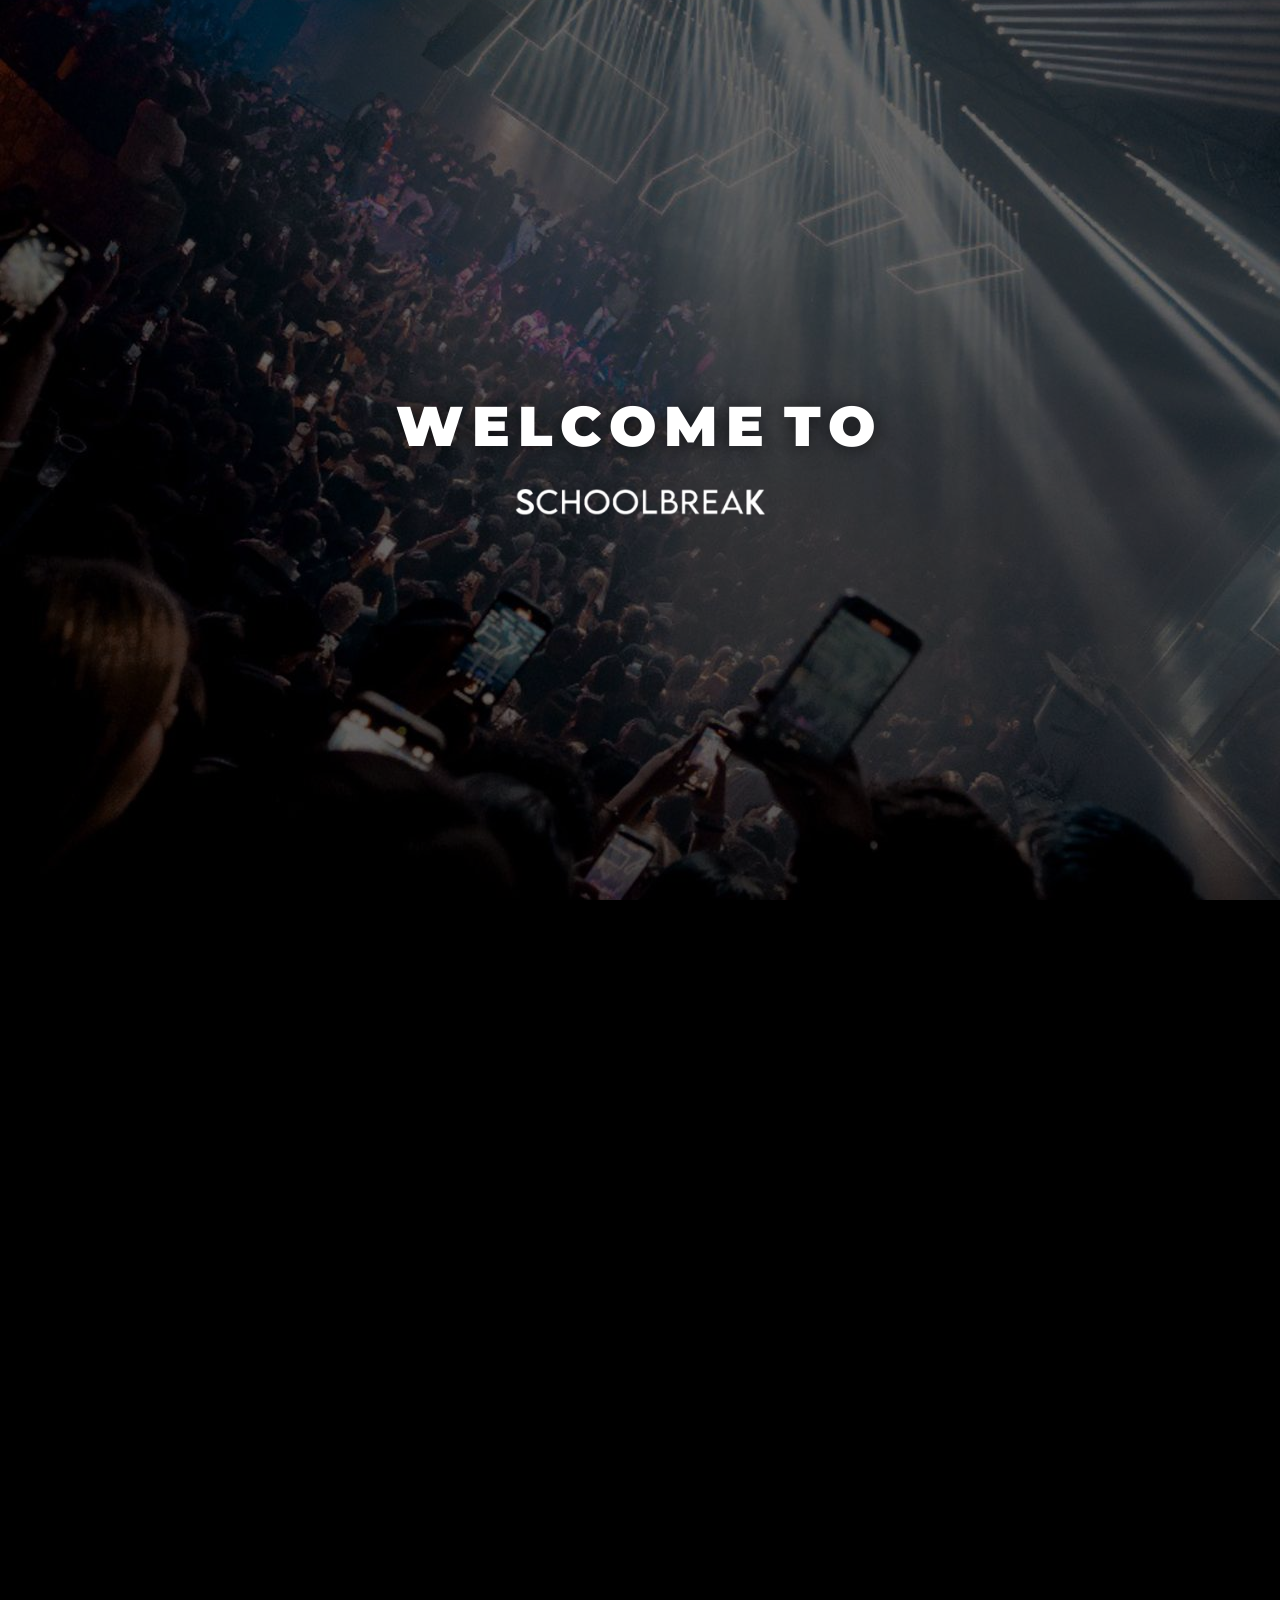
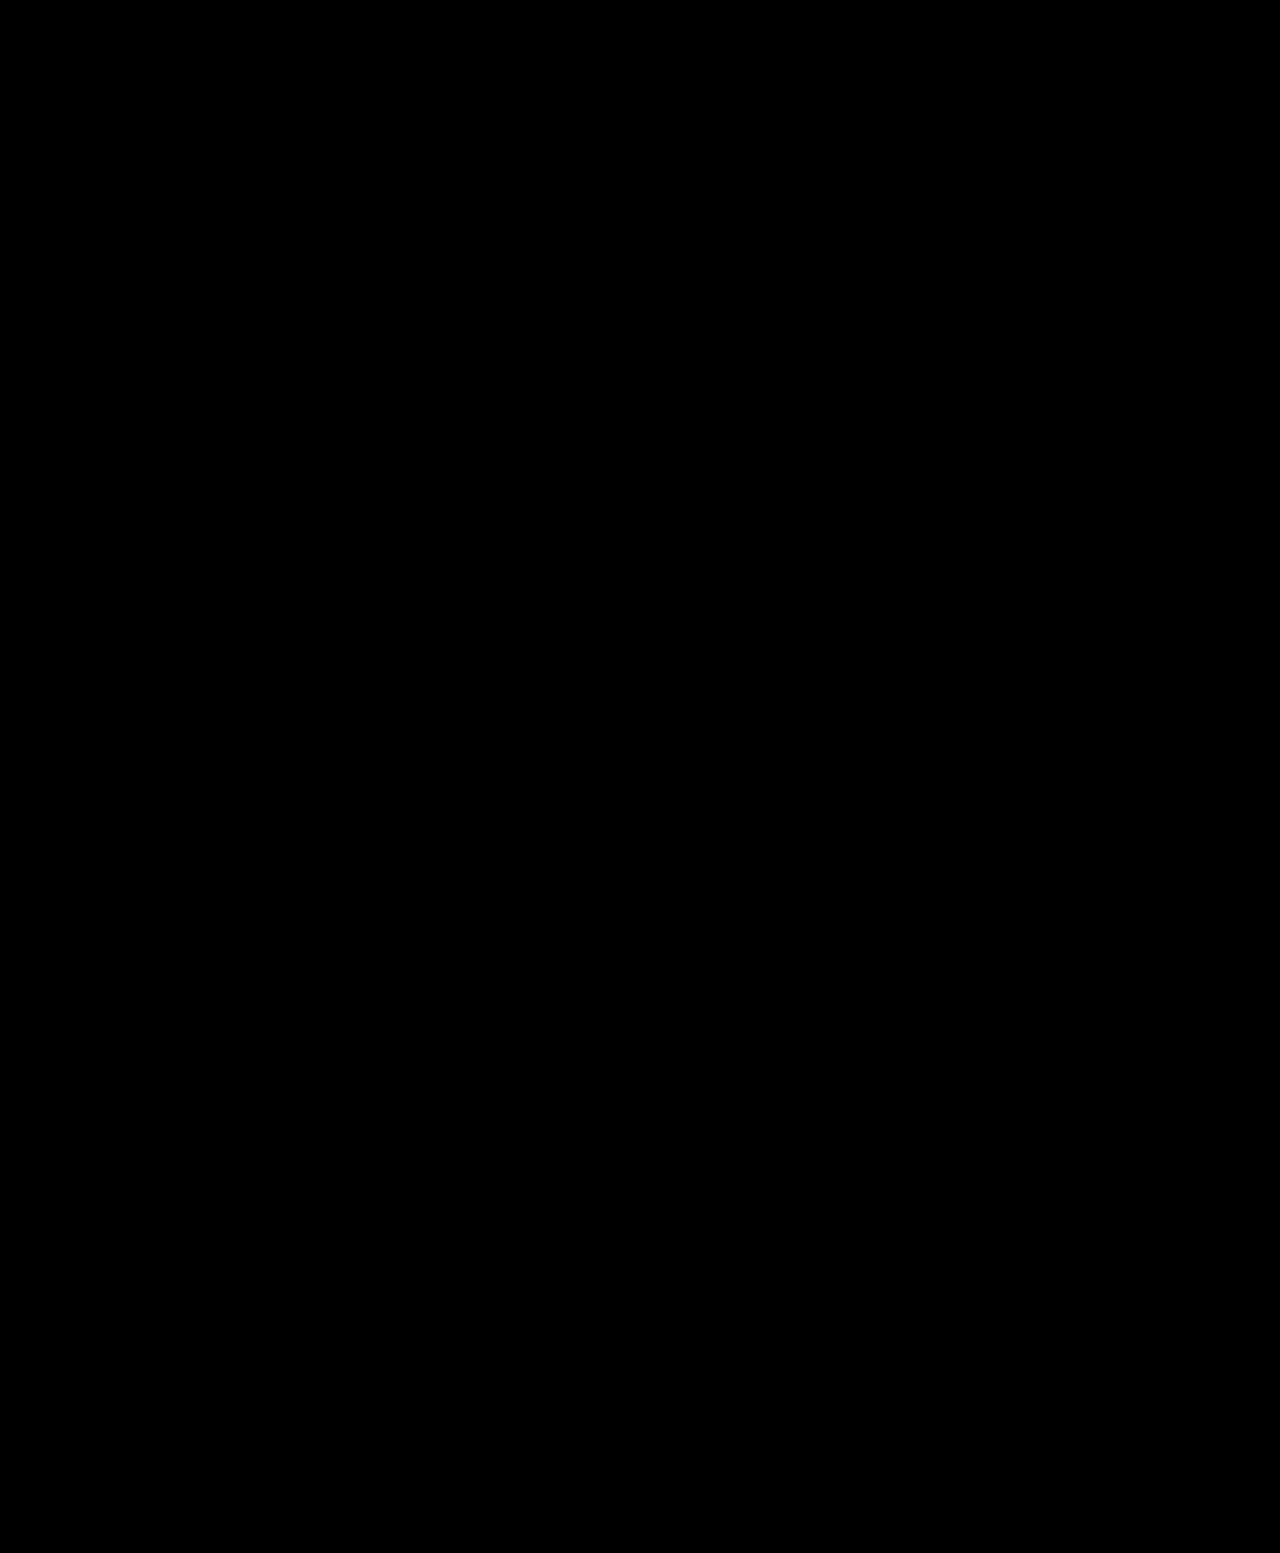
<file: index.html>
﻿<!DOCTYPE html>
<html lang="it">

<head>
    <meta charset="UTF-8">
    <meta name="viewport" content="width=device-width, initial-scale=1.0">
    <title>Schoolbreak | L'evento ufficiale delle scuole di Rimini</title>
    <!-- Meta Description limitata a ~160 caratteri per SEO -->
    <meta name="description"
        content="Schoolbreak è l'evento ufficiale delle scuole di Rimini. Scopri eventi, acquista biglietti o diventa membro della nostra community. Partecipa subito!">

    <!-- Open Graph for social media sharing -->
    <meta property="og:title" content="Schoolbreak Rimini">
    <meta property="og:description" content="L'evento ufficiale delle scuole di Rimini.">
    <meta property="og:type" content="website">

    <!-- Preconnect to Google Fonts for performance (Core Web Vitals) -->
    <link rel="preconnect" href="https://fonts.googleapis.com">
    <link rel="preconnect" href="https://fonts.gstatic.com" crossorigin>
    <link href="https://fonts.googleapis.com/css2?family=Montserrat:wght@400;700;900&display=swap" rel="stylesheet">

    <!-- Font per splash screen (stile UNVRS) -->
    <link href="https://fonts.googleapis.com/css2?family=Playfair+Display:ital,wght@0,400;0,700;1,400&display=swap"
        rel="stylesheet">
    <link rel="stylesheet" href="style.css">
    <link rel="apple-touch-icon" sizes="180x180" href="apple-touch-icon.png">
    <link rel="icon" type="image/png" sizes="32x32" href="favicon-32x32.png">
    <link rel="icon" type="image/png" sizes="16x16" href="favicon-16x16.png">
    <link rel="manifest" href="site.webmanifest">
    <link rel="icon" type="image/x-icon" href="favicon.ico">
</head>

<body>

    <!-- Sfondo principale -->
    <div class="bg-image"></div>
    <div class="bg-overlay"></div>

    <!-- Header con Logo testuale e Menu Hamburger -->
    <header class="main-header">
        <a href="#" class="header-logo-link" aria-label="Torna alla Home">
            <img src="logo.PNG" alt="Schoolbreak Header Logo" class="header-img">
        </a>

        <button class="hamburger-btn" id="menu-open-btn" aria-label="Apri menu di navigazione" aria-expanded="false"
            aria-controls="mobile-menu">
            <span class="line"></span>
            <span class="line"></span>
            <span class="line"></span>
        </button>
    </header>

    <!-- H1 Nascosto per i motori di ricerca (SEO) in favore del logo grafico e testo visivo -->
    <h1 class="visually-hidden">Schoolbreak: L'evento ufficiale delle scuole di Rimini</h1>

    <!-- INTRO OVERLAY (fullscreen, si sovrappone a tutto) -->
    <div id="intro-overlay" class="intro-overlay">
        <div class="intro-center">
            <div class="intro-text-line">
                <span id="intro-w1" class="intro-word">WELCOME</span>
                <span id="intro-w2" class="intro-word">TO</span>
            </div>
            <img id="intro-logo" src="nome schoolbreak.PNG" alt="Schoolbreak" class="intro-logo">
        </div>
    </div>

    <!-- Contenuto principale della Home -->
    <main class="hero-section">
        <div class="hero-content">
            <img src="Schoolbreak logo.PNG" alt="Logo ottagonale Schoolbreak" class="hero-logo-img tilt-element">
            <p class="tagline">L'evento ufficiale delle scuole di Rimini</p>
        </div>

        <div class="cta-container">
            <a href="https://www.ticketsms.it/it/event/School-Break-Lil-Cr-Rimini-Coconuts-02-04-2026"
                class="btn btn-outline tilt-element" aria-label="Acquista i biglietti per l'evento" target="_blank"
                rel="noopener">BUY
                TICKETS</a>
        </div>
    </main>

    <!-- NEW DISCOVER SECTION -->
    <section class="content-section discover-section reveal">
        <div class="section-container">
            <h2 class="discover-heading">QUESTO È SCHOOLBREAK</h2>
            <div class="discover-grid">
                <a href="eventi.html" class="discover-card tilt-element">
                    <div class="discover-card-bg card-1" style="background-image:url('card-eventi.jpeg')"></div>
                    <div class="discover-card-content">
                        <h3>EVENTI</h3>
                        <p>Dal mito alla realtà: scopri i nostri format esclusivi.</p>
                    </div>
                </a>
                <a href="membership.html" class="discover-card tilt-element">
                    <div class="discover-card-bg card-2" style="background-image:url('card-sbmember.jpeg')"></div>
                    <div class="discover-card-content">
                        <h3>SB MEMBER</h3>
                        <p>Scopri il lato più esclusivo: vivi il party da protagonista.</p>
                    </div>
                </a>
                <a href="press.html" class="discover-card tilt-element">
                    <div class="discover-card-bg card-3" style="background-image:url('card-press.jpeg')"></div>
                    <div class="discover-card-content">
                        <h3>PRESS</h3>
                        <p>Le testate giornalistiche parlano del nostro progetto studentesco.</p>
                    </div>
                </a>
            </div>
        </div>
    </section>

    <!-- PHOTO CAROUSEL SECTION (peterpanclub.net style) -->
    <section class="content-section gallery-section reveal">
        <div class="section-container">
            <h2 class="discover-heading">GALLERY</h2>
            <div class="gallery-grid">
                <div class="gallery-slide"><img src="carousel-1.jpeg" alt="Schoolbreak Gallery 1" loading="lazy"></div>
                <div class="gallery-slide"><img src="carousel-2.jpeg" alt="Schoolbreak Gallery 2" loading="lazy"></div>
                <div class="gallery-slide"><img src="carousel-3.jpeg" alt="Schoolbreak Gallery 3" loading="lazy"></div>
                <div class="gallery-slide"><img src="carousel-4.jpeg" alt="Schoolbreak Gallery 4" loading="lazy"></div>
                <div class="gallery-slide"><img src="carousel-5.jpeg" alt="Schoolbreak Gallery 5" loading="lazy"></div>
                <div class="gallery-slide"><img src="carousel-6.jpeg" alt="Schoolbreak Gallery 6" loading="lazy"></div>
            </div>
        </div>
    </section>

    <!-- Menu a tendina (Overlay) -->
    <nav class="fullscreen-menu" id="mobile-menu" aria-hidden="true" inert>
        <div class="menu-header">
            <span class="menu-logo">SCHOOLBREAK</span>
            <button class="close-btn" id="menu-close-btn" aria-label="Chiudi menu di navigazione">
                &times;
            </button>
        </div>

        <ul class="menu-links">
            <li><a href="index.html" class="menu-link">Home</a></li>
            <li><a href="eventi.html" class="menu-link">Eventi</a></li>
            <li><a href="membership.html" class="menu-link">SB Member Card</a></li>
            <li><a href="contact.html" class="menu-link">Contattaci</a></li>
            <li><a href="press.html" class="menu-link">Press</a></li>
        </ul>

        <div class="menu-footer">
            <hr class="separator">
            <a href="https://www.instagram.com/schoolbreakrimini/" target="_blank" rel="noopener noreferrer"
                class="social-icon" aria-label="Visita il nostro profilo Instagram">
                <svg xmlns="http://www.w3.org/2000/svg" width="24" height="24" fill="currentColor"
                    class="bi bi-instagram" viewBox="0 0 16 16">
                    <path
                        d="M8 0C5.829 0 5.556.01 4.703.048 3.85.088 3.269.222 2.76.42a3.9 3.9 0 0 0-1.417.923A3.9 3.9 0 0 0 .42 2.76C.222 3.268.087 3.85.048 4.7.01 5.555 0 5.827 0 8.001c0 2.172.01 2.444.048 3.297.04.852.174 1.433.372 1.942.205.526.478.972.923 1.417.444.445.89.719 1.416.923.51.198 1.09.333 1.942.372C5.555 15.99 5.827 16 8 16s2.444-.01 3.298-.048c.851-.04 1.434-.174 1.943-.372a3.9 3.9 0 0 0 1.416-.923c.445-.445.718-.891.923-1.417.197-.509.332-1.09.372-1.942C15.99 10.445 16 10.173 16 8s-.01-2.445-.048-3.299c-.04-.851-.175-1.433-.372-1.941a3.9 3.9 0 0 0-.923-1.417A3.9 3.9 0 0 0 13.24.42c-.51-.198-1.092-.333-1.943-.372C10.443.01 10.172 0 7.998 0zm-.717 1.442h.718c2.136 0 2.389.007 3.232.046.78.036 1.204.166 1.486.275.373.145.64.319.92.599s.453.546.598.92c.11.281.24.705.275 1.485.039.843.047 1.096.047 3.231s-.008 2.389-.047 3.232c-.035.78-.166 1.203-.275 1.485a2.5 2.5 0 0 1-.599.919c-.28.28-.546.453-.92.598-.28.11-.704.24-1.485.276-.843.038-1.096.047-3.232.047s-2.39-.009-3.233-.047c-.78-.036-1.203-.166-1.485-.276a2.5 2.5 0 0 1-.92-.598 2.5 2.5 0 0 1-.6-.92c-.109-.281-.24-.705-.275-1.485-.038-.843-.046-1.096-.046-3.233s.008-2.388.046-3.231c.036-.78.166-1.204.276-1.486.145-.373.319-.64.599-.92s.546-.453.92-.598c.282-.11.705-.24 1.485-.276.738-.034 1.024-.044 2.515-.045zm4.988 1.328a.96.96 0 1 0 0 1.92.96.96 0 0 0 0-1.92m-4.27 1.122a4.109 4.109 0 1 0 0 8.217 4.109 4.109 0 0 0 0-8.217m0 1.441a2.667 2.667 0 1 1 0 5.334 2.667 2.667 0 0 1 0-5.334" />
                </svg>
            </a>
        </div>
    </nav>

    <!-- FOOTER -->
    <footer class="main-footer reveal">
        <div class="footer-container">
            <div class="footer-col footer-col-logo">
                <img src="logo.PNG" alt="Schoolbreak Logo" class="footer-logo">
            </div>

            <div class="footer-col footer-col-contact">
                <div class="footer-icon">
                    <svg xmlns="http://www.w3.org/2000/svg" width="20" height="20" fill="currentColor"
                        class="bi bi-envelope-fill" viewBox="0 0 16 16">
                        <path
                            d="M.05 3.555A2 2 0 0 1 2 2h12a2 2 0 0 1 1.95 1.555L8 8.414.05 3.555ZM0 4.697v7.104l5.803-3.558L0 4.697ZM6.761 8.83l-6.57 4.027A2 2 0 0 0 2 14h12a2 2 0 0 0 1.808-1.144l-6.57-4.027L8 9.586l-1.239-.757Zm3.436-.586L16 11.801V4.697l-5.803 3.546Z" />
                    </svg>
                </div>
                <div class="footer-text-block">
                    <h4>CONTATTACI</h4>
                    <a href="mailto:schoolbreakevent@gmail.com">schoolbreakevent@gmail.com</a>
                </div>
            </div>

            <div class="footer-col footer-col-location">
                <div class="footer-icon">
                    <svg xmlns="http://www.w3.org/2000/svg" width="20" height="20" fill="currentColor"
                        class="bi bi-geo-alt-fill" viewBox="0 0 16 16">
                        <path
                            d="M8 16s6-5.686 6-10A6 6 0 0 0 2 6c0 4.314 6 10 6 10zm0-7a3 3 0 1 1 0-6 3 3 0 0 1 0 6z" />
                    </svg>
                </div>
                <div class="footer-text-block">
                    <h4>LOCATION</h4>
                    <p>Riviera Romagnola<br>Rimini, Italy</p>
                </div>
            </div>

            <div class="footer-col footer-col-social">
                <h4>FOLLOW US</h4>
                <div class="footer-social-icons">
                    <a href="https://www.instagram.com/schoolbreakrimini/" aria-label="Instagram" target="_blank"
                        rel="noopener">
                        <svg xmlns="http://www.w3.org/2000/svg" width="20" height="20" fill="currentColor"
                            class="bi bi-instagram" viewBox="0 0 16 16">
                            <path
                                d="M8 0C5.829 0 5.556.01 4.703.048 3.85.088 3.269.222 2.76.42a3.9 3.9 0 0 0-1.417.923A3.9 3.9 0 0 0 .42 2.76C.222 3.268.087 3.85.048 4.7.01 5.555 0 5.827 0 8.001c0 2.172.01 2.444.048 3.297.04.852.174 1.433.372 1.942.205.526.478.972.923 1.417.444.445.89.719 1.416.923.51.198 1.09.333 1.942.372C5.555 15.99 5.827 16 8 16s2.444-.01 3.298-.048c.851-.04 1.434-.174 1.943-.372a3.9 3.9 0 0 0 1.416-.923c.445-.445.718-.891.923-1.417.197-.509.332-1.09.372-1.942C15.99 10.445 16 10.173 16 8s-.01-2.445-.048-3.299c-.04-.851-.175-1.433-.372-1.941a3.9 3.9 0 0 0-.923-1.417A3.9 3.9 0 0 0 13.24.42c-.51-.198-1.092-.333-1.943-.372C10.443.01 10.172 0 7.998 0zm-.717 1.442h.718c2.136 0 2.389.007 3.232.046.78.036 1.204.166 1.486.275.373.145.64.319.92.599s.453.546.598.92c.11.281.24.705.275 1.485.039.843.047 1.096.047 3.231s-.008 2.389-.047 3.232c-.035.78-.166 1.203-.275 1.485a2.5 2.5 0 0 1-.599.919c-.28.28-.546.453-.92.598-.28.11-.704.24-1.485.276-.843.038-1.096.047-3.232.047s-2.39-.009-3.233-.047c-.78-.036-1.203-.166-1.485-.276a2.5 2.5 0 0 1-.92-.598 2.5 2.5 0 0 1-.6-.92c-.109-.281-.24-.705-.275-1.485-.038-.843-.046-1.096-.046-3.233s.008-2.388.046-3.231c.036-.78.166-1.204.276-1.486.145-.373.319-.64.599-.92s.546-.453.92-.598c.282-.11.705-.24 1.485-.276.738-.034 1.024-.044 2.515-.045zm4.988 1.328a.96.96 0 1 0 0 1.92.96.96 0 0 0 0-1.92m-4.27 1.122a4.109 4.109 0 1 0 0 8.217 4.109 4.109 0 0 0 0-8.217m0 1.441a2.667 2.667 0 1 1 0 5.334 2.667 2.667 0 0 1 0-5.334" />
                        </svg>
                    </a>
                </div>
            </div>
        </div>
        <div class="footer-divider"></div>
        <div class="footer-bottom">
            <p>&copy; 2026 SCHOOLBREAK RIMINI. TUTTI I DIRITTI RISERVATI. | L'EVENTO UFFICIALE DELLE SCUOLE | <a
                    href="admin.html" style="color:#333; text-decoration:none;">Admin</a></p>
        </div>
    </footer>

    <script src="script.js"></script>
</body>

</html>
</file>
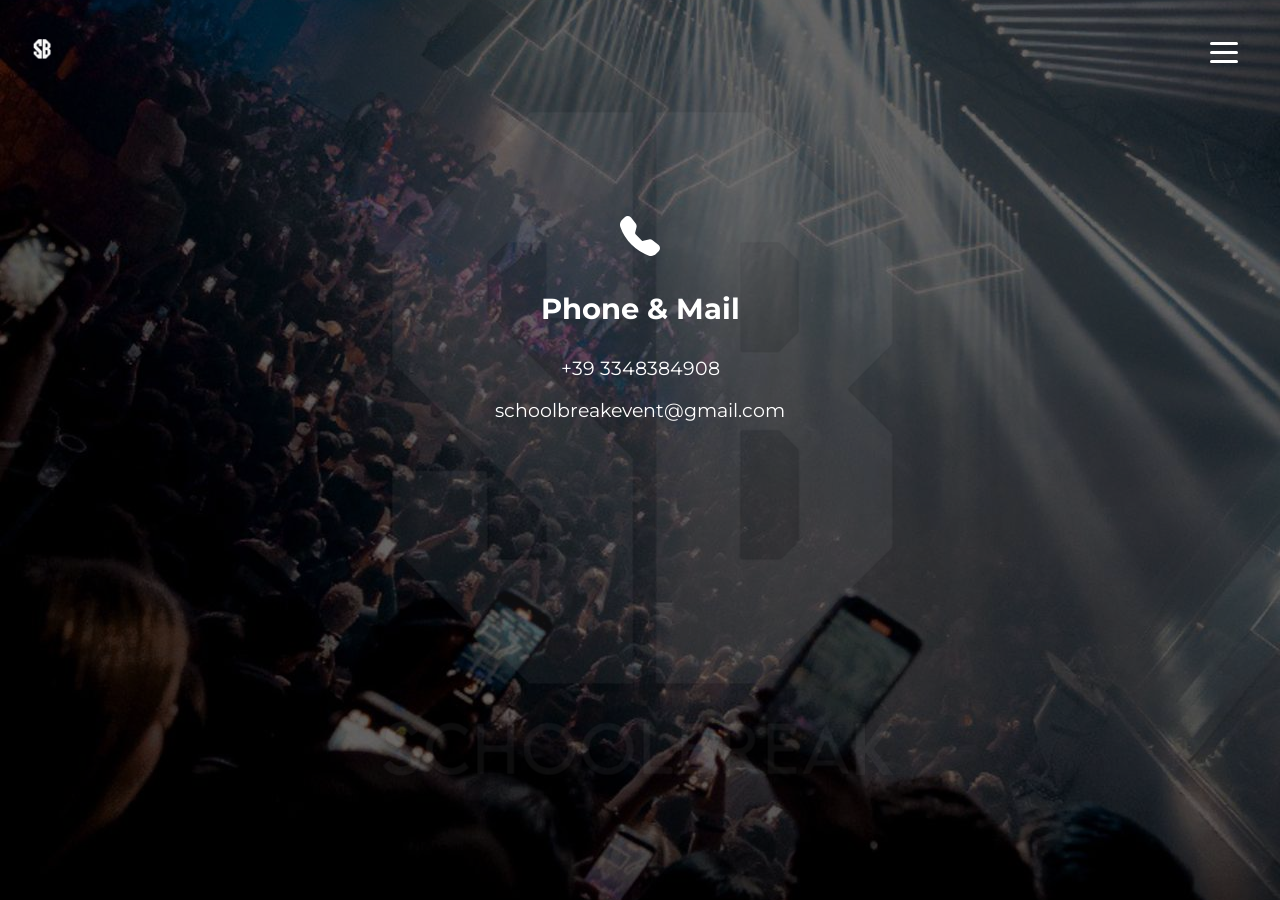
<file: contact.html>
﻿<!DOCTYPE html>
<html lang="it">

<head>
    <meta charset="UTF-8">
    <meta name="viewport" content="width=device-width, initial-scale=1.0">
    <title>Contattaci - Informazioni e Prenotazioni | Schoolbreak Rimini</title>
    <!-- Meta Description limitata a ~160 caratteri per SEO -->
    <meta name="description"
        content="Hai bisogno di informazioni o vuoi prenotare per i nostri party a Rimini? Contatta Schoolbreak Rimini via telefono o email per qualsiasi richiesta.">

    <!-- Open Graph for social media sharing -->
    <meta property="og:title" content="Contattaci - Schoolbreak Rimini">
    <meta property="og:description" content="Contatta Schoolbreak Rimini via telefono o email.">
    <meta property="og:type" content="website">

    <!-- Preconnect to Google Fonts for performance (Core Web Vitals) -->
    <link rel="preconnect" href="https://fonts.googleapis.com">
    <link rel="preconnect" href="https://fonts.gstatic.com" crossorigin>
    <link href="https://fonts.googleapis.com/css2?family=Montserrat:wght@400;700;900&display=swap" rel="stylesheet">

    <link rel="stylesheet" href="style.css">
    <link rel="apple-touch-icon" sizes="180x180" href="apple-touch-icon.png">
    <link rel="icon" type="image/png" sizes="32x32" href="favicon-32x32.png">
    <link rel="icon" type="image/png" sizes="16x16" href="favicon-16x16.png">
    <link rel="manifest" href="site.webmanifest">
    <link rel="icon" type="image/x-icon" href="favicon.ico">
</head>

<body>

    <!-- Sfondo principale -->
    <div class="bg-image"></div>
    <div class="bg-overlay"></div>

    <!-- Header con Logo testuale e Menu Hamburger -->
    <header class="main-header">
        <a href="index.html" class="header-logo-link" aria-label="Torna alla Home">
            <img src="logo.PNG" alt="Schoolbreak Header Logo" class="header-img">
        </a>

        <button class="hamburger-btn" id="menu-open-btn" aria-label="Apri menu di navigazione" aria-expanded="false"
            aria-controls="mobile-menu">
            <span class="line"></span>
            <span class="line"></span>
            <span class="line"></span>
        </button>
    </header>

    <!-- H1 Nascosto per i motori di ricerca (SEO) -->
    <h1 class="visually-hidden">Contatti Schoolbreak Rimini: Telefono e Email</h1>

    <!-- Sezione Contact -->
    <section id="contact" class="content-section contact-section" style="padding-top: 120px;">
        <div class="section-container reveal">
            <h2 class="section-title visually-hidden">Contact Us</h2>

            <div class="contact-card tilt-element">
                <div class="contact-icon" aria-hidden="true">
                    <!-- Telefono SVG -->
                    <svg xmlns="http://www.w3.org/2000/svg" width="40" height="40" fill="currentColor"
                        class="bi bi-telephone-fill" viewBox="0 0 16 16">
                        <path fill-rule="evenodd"
                            d="M1.885.511a1.745 1.745 0 0 1 2.61.163L6.29 2.98c.329.423.445.974.315 1.494l-.547 2.19a.68.68 0 0 0 .178.643l2.457 2.457a.68.68 0 0 0 .644.178l2.189-.547a1.75 1.75 0 0 1 1.494.315l2.306 1.794c.829.645.905 1.87.163 2.611l-1.034 1.034c-.74.74-1.846 1.065-2.877.702a18.6 18.6 0 0 1-7.01-4.42 18.6 18.6 0 0 1-4.42-7.009c-.362-1.03-.037-2.137.703-2.877z" />
                    </svg>
                </div>
                <h3 class="contact-heading">Phone & Mail</h3>
                <a href="tel:+393348384908" class="contact-link" aria-label="Chiama il numero di telefono">+39
                    3348384908</a>
                <a href="mailto:schoolbreakevent@gmail.com" class="contact-link"
                    aria-label="Invia un'email">schoolbreakevent@gmail.com</a>
            </div>
        </div>
    </section>

    <!-- Menu a tendina (Overlay) -->
    <nav class="fullscreen-menu" id="mobile-menu" aria-hidden="true" inert>
        <div class="menu-header">
            <span class="menu-logo">SCHOOLBREAK</span>
            <button class="close-btn" id="menu-close-btn" aria-label="Chiudi menu di navigazione">
                &times;
            </button>
        </div>

        <ul class="menu-links">
            <li><a href="index.html" class="menu-link">Home</a></li>
            <li><a href="eventi.html" class="menu-link">Eventi</a></li>
            <li><a href="membership.html" class="menu-link">SB Member Card</a></li>
            <li><a href="contact.html" class="menu-link">Contattaci</a></li>
            <li><a href="press.html" class="menu-link">Press</a></li>
        </ul>

        <div class="menu-footer">
            <hr class="separator">
            <a href="https://www.instagram.com/schoolbreakrimini/" target="_blank" rel="noopener noreferrer"
                class="social-icon" aria-label="Visita il nostro profilo Instagram">
                <svg xmlns="http://www.w3.org/2000/svg" width="24" height="24" fill="currentColor"
                    class="bi bi-instagram" viewBox="0 0 16 16">
                    <path
                        d="M8 0C5.829 0 5.556.01 4.703.048 3.85.088 3.269.222 2.76.42a3.9 3.9 0 0 0-1.417.923A3.9 3.9 0 0 0 .42 2.76C.222 3.268.087 3.85.048 4.7.01 5.555 0 5.827 0 8.001c0 2.172.01 2.444.048 3.297.04.852.174 1.433.372 1.942.205.526.478.972.923 1.417.444.445.89.719 1.416.923.51.198 1.09.333 1.942.372C5.555 15.99 5.827 16 8 16s2.444-.01 3.298-.048c.851-.04 1.434-.174 1.943-.372a3.9 3.9 0 0 0 1.416-.923c.445-.445.718-.891.923-1.417.197-.509.332-1.09.372-1.942C15.99 10.445 16 10.173 16 8s-.01-2.445-.048-3.299c-.04-.851-.175-1.433-.372-1.941a3.9 3.9 0 0 0-.923-1.417A3.9 3.9 0 0 0 13.24.42c-.51-.198-1.092-.333-1.943-.372C10.443.01 10.172 0 7.998 0zm-.717 1.442h.718c2.136 0 2.389.007 3.232.046.78.036 1.204.166 1.486.275.373.145.64.319.92.599s.453.546.598.92c.11.281.24.705.275 1.485.039.843.047 1.096.047 3.231s-.008 2.389-.047 3.232c-.035.78-.166 1.203-.275 1.485a2.5 2.5 0 0 1-.599.919c-.28.28-.546.453-.92.598-.28.11-.704.24-1.485.276-.843.038-1.096.047-3.232.047s-2.39-.009-3.233-.047c-.78-.036-1.203-.166-1.485-.276a2.5 2.5 0 0 1-.92-.598 2.5 2.5 0 0 1-.6-.92c-.109-.281-.24-.705-.275-1.485-.038-.843-.046-1.096-.046-3.233s.008-2.388.046-3.231c.036-.78.166-1.204.276-1.486.145-.373.319-.64.599-.92s.546-.453.92-.598c.282-.11.705-.24 1.485-.276.738-.034 1.024-.044 2.515-.045zm4.988 1.328a.96.96 0 1 0 0 1.92.96.96 0 0 0 0-1.92m-4.27 1.122a4.109 4.109 0 1 0 0 8.217 4.109 4.109 0 0 0 0-8.217m0 1.441a2.667 2.667 0 1 1 0 5.334 2.667 2.667 0 0 1 0-5.334" />
                </svg>
            </a>
        </div>
    </nav>

    <script src="script.js"></script>
</body>

</html>
</file>
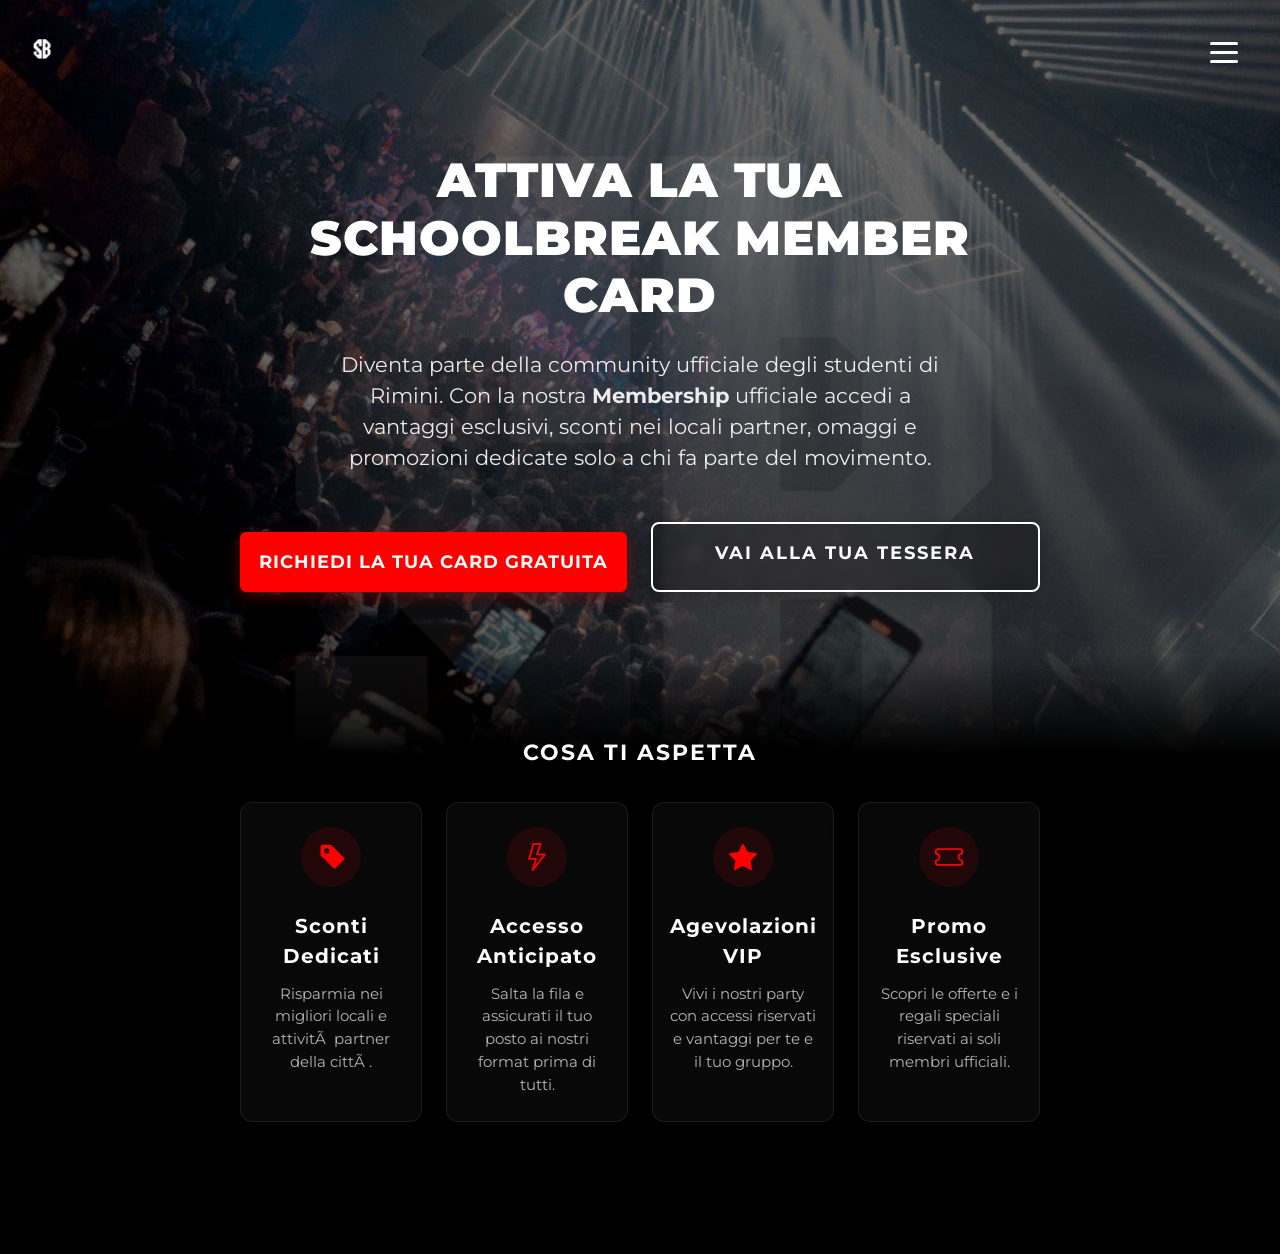
<file: membership.html>
﻿<!DOCTYPE html>
<html lang="it">

<head>
    <meta charset="UTF-8">
    <meta name="viewport" content="width=device-width, initial-scale=1.0">
    <title>SB Member Card - Vantaggi e Sconti | Schoolbreak Rimini</title>
    <!-- Meta Description limitata a ~160 caratteri per SEO -->
    <meta name="description"
        content="Diventa parte della community ufficiale degli studenti di Rimini. Ottieni la SB Member Card e accedi a sconti, accesso anticipato e promozioni esclusive.">

    <!-- Open Graph for social media sharing -->
    <meta property="og:title" content="SB Member Card - Schoolbreak Rimini">
    <meta property="og:description" content="Ottieni la tua Member Card ed entra nella community ufficiale.">
    <meta property="og:type" content="website">

    <!-- Preconnect to Google Fonts for performance (Core Web Vitals) -->
    <link rel="preconnect" href="https://fonts.googleapis.com">
    <link rel="preconnect" href="https://fonts.gstatic.com" crossorigin>
    <link href="https://fonts.googleapis.com/css2?family=Montserrat:wght@400;700;900&display=swap" rel="stylesheet">

    <link rel="stylesheet" href="style.css">
    <link rel="apple-touch-icon" sizes="180x180" href="apple-touch-icon.png">
    <link rel="icon" type="image/png" sizes="32x32" href="favicon-32x32.png">
    <link rel="icon" type="image/png" sizes="16x16" href="favicon-16x16.png">
    <link rel="manifest" href="site.webmanifest">
    <link rel="icon" type="image/x-icon" href="favicon.ico">
</head>

<body>

    <!-- Sfondo principale -->
    <div class="bg-image"></div>
    <div class="bg-overlay"></div>

    <!-- Header con Logo testuale e Menu Hamburger -->
    <header class="main-header">
        <a href="index.html" class="header-logo-link" aria-label="Torna alla Home">
            <img src="logo.PNG" alt="Schoolbreak Header Logo" class="header-img">
        </a>

        <button class="hamburger-btn" id="menu-open-btn" aria-label="Apri menu di navigazione" aria-expanded="false"
            aria-controls="mobile-menu">
            <span class="line"></span>
            <span class="line"></span>
            <span class="line"></span>
        </button>
    </header>

    <!-- H1 Nascosto per i motori di ricerca (SEO) -->
    <h1 class="visually-hidden">SB Member Card: Vantaggi e Sconti Schoolbreak Rimini</h1>

    <!-- Sezione Membership (Sb Member Card) -->
    <section id="membership" class="content-section membership-section" style="padding-top: 120px;">
        <div class="section-container reveal">
            <h2 class="section-title visually-hidden">Sb Member Card</h2>

            <div class="membership-content">
                <h3 class="membership-hero-heading">ATTIVA LA TUA SCHOOLBREAK MEMBER CARD</h3>
                <p class="membership-desc">
                    Diventa parte della community ufficiale degli studenti di Rimini.
                    Con la nostra <strong>Membership</strong> ufficiale accedi a vantaggi esclusivi,
                    sconti nei locali partner, omaggi e promozioni dedicate solo a chi fa parte del movimento.
                </p>

                <div class="membership-actions">
                    <a href="https://schoolbreak-tessere.netlify.app/request" class="btn btn-red btn-block"
                        target="_blank" rel="noopener noreferrer" aria-label="Richiedi la tua card gratuita">RICHIEDI LA
                        TUA CARD GRATUITA</a>
                    <a href="https://schoolbreak-tessere.netlify.app/" class="btn btn-outline btn-block" target="_blank"
                        rel="noopener noreferrer" aria-label="Vai alla tua tessera">VAI ALLA TUA TESSERA</a>
                </div>

                <div class="perks-container">
                    <h4 class="perks-heading">COSA TI ASPETTA</h4>
                    <div class="perks-grid">
                        <div class="perk-card tilt-element">
                            <div class="perk-icon-wrapper">
                                <svg xmlns="http://www.w3.org/2000/svg" width="28" height="28" fill="currentColor"
                                    viewBox="0 0 16 16">
                                    <path
                                        d="M2 2a1 1 0 0 1 1-1h4.586a1 1 0 0 1 .707.293l7 7a1 1 0 0 1 0 1.414l-4.586 4.586a1 1 0 0 1-1.414 0l-7-7A1 1 0 0 1 2 6.586zm3.5 4a1.5 1.5 0 1 0 0-3 1.5 1.5 0 0 0 0 3" />
                                </svg>
                            </div>
                            <h5 class="perk-title">Sconti Dedicati</h5>
                            <p class="perk-desc">Risparmia nei migliori locali e attivitÃ  partner della cittÃ .</p>
                        </div>
                        <div class="perk-card tilt-element">
                            <div class="perk-icon-wrapper">
                                <svg xmlns="http://www.w3.org/2000/svg" width="28" height="28" fill="currentColor"
                                    viewBox="0 0 16 16">
                                    <path
                                        d="M5.52.359A.5.5 0 0 1 6 0h4a.5.5 0 0 1 .474.658L8.694 6H12.5a.5.5 0 0 1 .395.807l-7 9a.5.5 0 0 1-.873-.454L6.823 9.5H3.5a.5.5 0 0 1-.48-.641l2.5-8.5zM6.374 1 4.168 8.5H7.5a.5.5 0 0 1 .478.647L6.78 13.04 11.478 7H8a.5.5 0 0 1-.474-.658L9.306 1z" />
                                </svg>
                            </div>
                            <h5 class="perk-title">Accesso Anticipato</h5>
                            <p class="perk-desc">Salta la fila e assicurati il tuo posto ai nostri format prima di
                                tutti.</p>
                        </div>
                        <div class="perk-card tilt-element">
                            <div class="perk-icon-wrapper">
                                <svg xmlns="http://www.w3.org/2000/svg" width="28" height="28" fill="currentColor"
                                    viewBox="0 0 16 16">
                                    <path
                                        d="M3.612 15.443c-.386.198-.824-.149-.746-.592l.83-4.73L.173 6.765c-.329-.314-.158-.888.283-.95l4.898-.696L7.538.792c.197-.39.73-.39.927 0l2.184 4.327 4.898.696c.441.062.612.636.282.95l-3.522 3.356.83 4.73c.078.443-.36.79-.746.592L8 13.187l-4.389 2.256z" />
                                </svg>
                            </div>
                            <h5 class="perk-title">Agevolazioni VIP</h5>
                            <p class="perk-desc">Vivi i nostri party con accessi riservati e vantaggi per te e il tuo
                                gruppo.</p>
                        </div>
                        <div class="perk-card tilt-element">
                            <div class="perk-icon-wrapper">
                                <svg xmlns="http://www.w3.org/2000/svg" width="28" height="28" fill="currentColor"
                                    viewBox="0 0 16 16">
                                    <path
                                        d="M0 4.5A1.5 1.5 0 0 1 1.5 3h13A1.5 1.5 0 0 1 16 4.5V6a.5.5 0 0 1-.5.5 1.5 1.5 0 0 0 0 3 .5.5 0 0 1 .5.5v1.5a1.5 1.5 0 0 1-1.5 1.5h-13A1.5 1.5 0 0 1 0 11.5V10a.5.5 0 0 1 .5-.5 1.5 1.5 0 1 0 0-3A.5.5 0 0 1 0 6zM1.5 4a.5.5 0 0 0-.5.5v1.05a2.5 2.5 0 0 1 0 4.9v1.05a.5.5 0 0 0 .5.5h13a.5.5 0 0 0 .5-.5v-1.05a2.5 2.5 0 0 1 0-4.9V4.5a.5.5 0 0 0-.5-.5z" />
                                </svg>
                            </div>
                            <h5 class="perk-title">Promo Esclusive</h5>
                            <p class="perk-desc">Scopri le offerte e i regali speciali riservati ai soli membri
                                ufficiali.</p>
                        </div>
                    </div>
                </div>
            </div>
        </div>
    </section>

    <!-- Menu a tendina (Overlay) -->
    <nav class="fullscreen-menu" id="mobile-menu" aria-hidden="true" inert>
        <div class="menu-header">
            <span class="menu-logo">SCHOOLBREAK</span>
            <button class="close-btn" id="menu-close-btn" aria-label="Chiudi menu di navigazione">
                &times;
            </button>
        </div>

        <ul class="menu-links">
            <li><a href="index.html" class="menu-link">Home</a></li>
            <li><a href="eventi.html" class="menu-link">Eventi</a></li>
            <li><a href="membership.html" class="menu-link">SB Member Card</a></li>
            <li><a href="contact.html" class="menu-link">Contattaci</a></li>
            <li><a href="press.html" class="menu-link">Press</a></li>
        </ul>

        <div class="menu-footer">
            <hr class="separator">
            <a href="https://www.instagram.com/schoolbreakrimini/" target="_blank" rel="noopener noreferrer"
                class="social-icon" aria-label="Visita il nostro profilo Instagram">
                <svg xmlns="http://www.w3.org/2000/svg" width="24" height="24" fill="currentColor"
                    class="bi bi-instagram" viewBox="0 0 16 16">
                    <path
                        d="M8 0C5.829 0 5.556.01 4.703.048 3.85.088 3.269.222 2.76.42a3.9 3.9 0 0 0-1.417.923A3.9 3.9 0 0 0 .42 2.76C.222 3.268.087 3.85.048 4.7.01 5.555 0 5.827 0 8.001c0 2.172.01 2.444.048 3.297.04.852.174 1.433.372 1.942.205.526.478.972.923 1.417.444.445.89.719 1.416.923.51.198 1.09.333 1.942.372C5.555 15.99 5.827 16 8 16s2.444-.01 3.298-.048c.851-.04 1.434-.174 1.943-.372a3.9 3.9 0 0 0 1.416-.923c.445-.445.718-.891.923-1.417.197-.509.332-1.09.372-1.942C15.99 10.445 16 10.173 16 8s-.01-2.445-.048-3.299c-.04-.851-.175-1.433-.372-1.941a3.9 3.9 0 0 0-.923-1.417A3.9 3.9 0 0 0 13.24.42c-.51-.198-1.092-.333-1.943-.372C10.443.01 10.172 0 7.998 0zm-.717 1.442h.718c2.136 0 2.389.007 3.232.046.78.036 1.204.166 1.486.275.373.145.64.319.92.599s.453.546.598.92c.11.281.24.705.275 1.485.039.843.047 1.096.047 3.231s-.008 2.389-.047 3.232c-.035.78-.166 1.203-.275 1.485a2.5 2.5 0 0 1-.599.919c-.28.28-.546.453-.92.598-.28.11-.704.24-1.485.276-.843.038-1.096.047-3.232.047s-2.39-.009-3.233-.047c-.78-.036-1.203-.166-1.485-.276a2.5 2.5 0 0 1-.92-.598 2.5 2.5 0 0 1-.6-.92c-.109-.281-.24-.705-.275-1.485-.038-.843-.046-1.096-.046-3.233s.008-2.388.046-3.231c.036-.78.166-1.204.276-1.486.145-.373.319-.64.599-.92s.546-.453.92-.598c.282-.11.705-.24 1.485-.276.738-.034 1.024-.044 2.515-.045zm4.988 1.328a.96.96 0 1 0 0 1.92.96.96 0 0 0 0-1.92m-4.27 1.122a4.109 4.109 0 1 0 0 8.217 4.109 4.109 0 0 0 0-8.217m0 1.441a2.667 2.667 0 1 1 0 5.334 2.667 2.667 0 0 1 0-5.334" />
                </svg>
            </a>
        </div>
    </nav>

    <script src="script.js"></script>
</body>

</html>
</file>
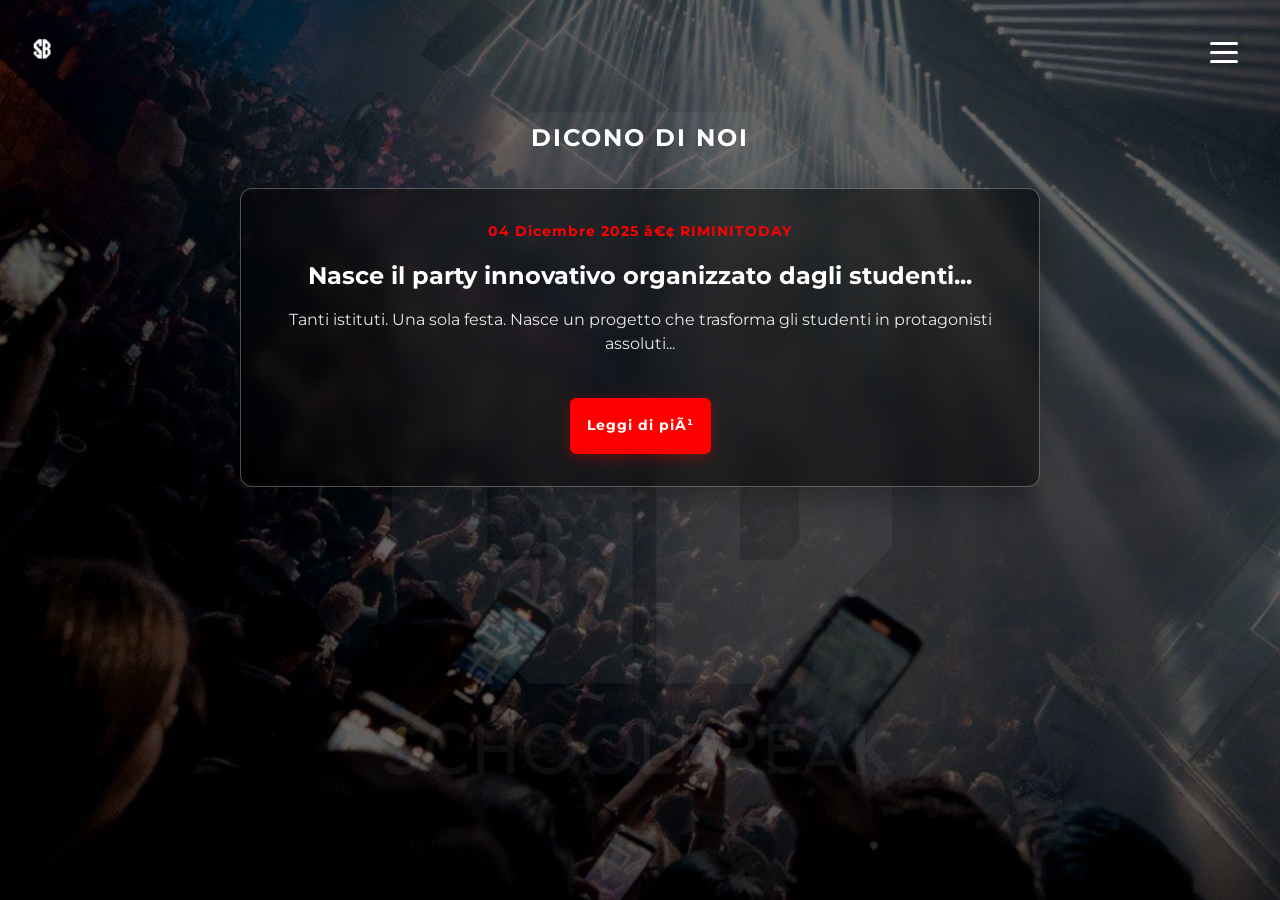
<file: press.html>
﻿<!DOCTYPE html>
<html lang="it">

<head>
    <meta charset="UTF-8">
    <meta name="viewport" content="width=device-width, initial-scale=1.0">
    <title>Dicono di Noi - Press | Schoolbreak Rimini</title>
    <!-- Meta Description limitata a ~160 caratteri per SEO -->
    <meta name="description"
        content="Scopri cosa dicono di noi in rassegna stampa. Leggi l'articolo su RiminiToday dedicato a Schoolbreak, il piÃ¹ grande evento per gli studenti di Rimini.">

    <!-- Open Graph for social media sharing -->
    <meta property="og:title" content="Press - Schoolbreak Rimini">
    <meta property="og:description" content="Scopri cosa dicono di noi in rassegna stampa.">
    <meta property="og:type" content="website">

    <!-- Preconnect to Google Fonts for performance (Core Web Vitals) -->
    <link rel="preconnect" href="https://fonts.googleapis.com">
    <link rel="preconnect" href="https://fonts.gstatic.com" crossorigin>
    <link href="https://fonts.googleapis.com/css2?family=Montserrat:wght@400;700;900&display=swap" rel="stylesheet">

    <link rel="stylesheet" href="style.css">
    <link rel="apple-touch-icon" sizes="180x180" href="apple-touch-icon.png">
    <link rel="icon" type="image/png" sizes="32x32" href="favicon-32x32.png">
    <link rel="icon" type="image/png" sizes="16x16" href="favicon-16x16.png">
    <link rel="manifest" href="site.webmanifest">
    <link rel="icon" type="image/x-icon" href="favicon.ico">
</head>

<body>

    <!-- Sfondo principale -->
    <div class="bg-image"></div>
    <div class="bg-overlay"></div>

    <!-- Header con Logo testuale e Menu Hamburger -->
    <header class="main-header">
        <a href="index.html" class="header-logo-link" aria-label="Torna alla Home">
            <img src="logo.PNG" alt="Schoolbreak Header Logo" class="header-img">
        </a>

        <button class="hamburger-btn" id="menu-open-btn" aria-label="Apri menu di navigazione" aria-expanded="false"
            aria-controls="mobile-menu">
            <span class="line"></span>
            <span class="line"></span>
            <span class="line"></span>
        </button>
    </header>

    <!-- H1 Nascosto per i motori di ricerca (SEO) -->
    <h1 class="visually-hidden">Dicono di Noi: Rassegna Stampa Schoolbreak Rimini</h1>

    <!-- Sezione Press -->
    <section id="press" class="content-section press-section" style="padding-top: 120px;">
        <div class="section-container reveal">
            <h2 class="section-title visually-hidden">Press</h2>

            <div class="press-content">
                <h3 class="press-heading">DICONO DI NOI</h3>
                <div class="article-card tilt-element">
                    <p class="article-date">04 Dicembre 2025 â€¢ <span class="article-source">RIMINITODAY</span></p>
                    <h4 class="article-title">Nasce il party innovativo organizzato dagli studenti...</h4>
                    <p class="article-desc">Tanti istituti. Una sola festa. Nasce un progetto che trasforma gli studenti
                        in protagonisti assoluti...</p>
                    <a href="https://www.riminitoday.it/attualita/studenti-festa-coconuts-martedi-23-dicembre.html"
                        target="_blank" rel="noopener noreferrer" class="btn btn-red"
                        aria-label="Leggi l'articolo su RiminiToday">Leggi di piÃ¹</a>
                </div>
            </div>
        </div>
    </section>

    <!-- Menu a tendina (Overlay) -->
    <nav class="fullscreen-menu" id="mobile-menu" aria-hidden="true" inert>
        <div class="menu-header">
            <span class="menu-logo">SCHOOLBREAK</span>
            <button class="close-btn" id="menu-close-btn" aria-label="Chiudi menu di navigazione">
                &times;
            </button>
        </div>

        <ul class="menu-links">
            <li><a href="index.html" class="menu-link">Home</a></li>
            <li><a href="eventi.html" class="menu-link">Eventi</a></li>
            <li><a href="membership.html" class="menu-link">SB Member Card</a></li>
            <li><a href="contact.html" class="menu-link">Contattaci</a></li>
            <li><a href="press.html" class="menu-link">Press</a></li>
        </ul>

        <div class="menu-footer">
            <hr class="separator">
            <a href="https://www.instagram.com/schoolbreakrimini/" target="_blank" rel="noopener noreferrer"
                class="social-icon" aria-label="Visita il nostro profilo Instagram">
                <svg xmlns="http://www.w3.org/2000/svg" width="24" height="24" fill="currentColor"
                    class="bi bi-instagram" viewBox="0 0 16 16">
                    <path
                        d="M8 0C5.829 0 5.556.01 4.703.048 3.85.088 3.269.222 2.76.42a3.9 3.9 0 0 0-1.417.923A3.9 3.9 0 0 0 .42 2.76C.222 3.268.087 3.85.048 4.7.01 5.555 0 5.827 0 8.001c0 2.172.01 2.444.048 3.297.04.852.174 1.433.372 1.942.205.526.478.972.923 1.417.444.445.89.719 1.416.923.51.198 1.09.333 1.942.372C5.555 15.99 5.827 16 8 16s2.444-.01 3.298-.048c.851-.04 1.434-.174 1.943-.372a3.9 3.9 0 0 0 1.416-.923c.445-.445.718-.891.923-1.417.197-.509.332-1.09.372-1.942C15.99 10.445 16 10.173 16 8s-.01-2.445-.048-3.299c-.04-.851-.175-1.433-.372-1.941a3.9 3.9 0 0 0-.923-1.417A3.9 3.9 0 0 0 13.24.42c-.51-.198-1.092-.333-1.943-.372C10.443.01 10.172 0 7.998 0zm-.717 1.442h.718c2.136 0 2.389.007 3.232.046.78.036 1.204.166 1.486.275.373.145.64.319.92.599s.453.546.598.92c.11.281.24.705.275 1.485.039.843.047 1.096.047 3.231s-.008 2.389-.047 3.232c-.035.78-.166 1.203-.275 1.485a2.5 2.5 0 0 1-.599.919c-.28.28-.546.453-.92.598-.28.11-.704.24-1.485.276-.843.038-1.096.047-3.232.047s-2.39-.009-3.233-.047c-.78-.036-1.203-.166-1.485-.276a2.5 2.5 0 0 1-.92-.598 2.5 2.5 0 0 1-.6-.92c-.109-.281-.24-.705-.275-1.485-.038-.843-.046-1.096-.046-3.233s.008-2.388.046-3.231c.036-.78.166-1.204.276-1.486.145-.373.319-.64.599-.92s.546-.453.92-.598c.282-.11.705-.24 1.485-.276.738-.034 1.024-.044 2.515-.045zm4.988 1.328a.96.96 0 1 0 0 1.92.96.96 0 0 0 0-1.92m-4.27 1.122a4.109 4.109 0 1 0 0 8.217 4.109 4.109 0 0 0 0-8.217m0 1.441a2.667 2.667 0 1 1 0 5.334 2.667 2.667 0 0 1 0-5.334" />
                </svg>
            </a>
        </div>
    </nav>

    <script src="script.js"></script>
</body>

</html>
</file>
<file: style.css>
/* =========================================
   Reset & Base Variables
   ========================================= */
:root {
    --primary-color: #FFFFFF;
    --bg-dark: #000000;
    --overlay-alpha-nav: rgba(0, 0, 0, 0.95);
    --overlay-alpha-bg: rgba(0, 0, 0, 0.4);
    /* Darkened the background slightly to ensure white text pops */
    --font-main: 'Montserrat', sans-serif;
}

* {
    margin: 0;
    padding: 0;
    box-sizing: border-box;
}

body {
    font-family: var(--font-main);
    color: var(--primary-color);
    background-color: var(--bg-dark);
    line-height: 1.5;
    -webkit-font-smoothing: antialiased;
    -moz-osx-font-smoothing: grayscale;
    overflow-x: hidden;
    position: relative;
    /* Prevent select highlight for app-like feel */
    user-select: none;
}

/* Evitare scrolling quando il menu base body ha la classe no-scroll */
body.no-scroll {
    overflow: hidden;
}

/* Elementi nascosti solo visivamente per SEO e Accessibilità */
.visually-hidden {
    position: absolute;
    width: 1px;
    height: 1px;
    padding: 0;
    margin: -1px;
    overflow: hidden;
    clip: rect(0, 0, 0, 0);
    white-space: nowrap;
    border: 0;
}

/* =========================================
   INTRO OVERLAY HYBRID (SFONDO PIENO)
   ========================================= */
body.no-scroll {
    overflow: hidden;
}

/* Nascondiamo tutto il contenuto della hero fintanto che c'è l'intro,
   ma li posizioniamo anche scorressi in basso. */
body.intro-active .hero-content,
body.intro-active .cta-container,
body.intro-active .main-header,
body.intro-active .discover-section,
body.intro-active .gallery-section,
body.intro-active .main-footer {
    opacity: 0 !important;
    pointer-events: none;
    transform: translateY(100px);
    /* Slidati in basso */
    transition: none;
    /* Disabilitata fino alla rivelazione */
}

/* Transizione per quando ritornano visibili */
.hero-content,
.cta-container,
.main-header,
.discover-section,
.gallery-section,
.main-footer {
    opacity: 1;
    transform: translateY(0);
    transition: opacity 1.2s cubic-bezier(0.2, 0.8, 0.2, 1) 0.2s, transform 1.2s cubic-bezier(0.2, 0.8, 0.2, 1) 0.2s;
}

/* L'intro usa uno sfondo scuro solido. Quando ha finito, scorre verso l'alto
   rivelando la Home normale sottostante. */
.intro-overlay {
    position: fixed;
    top: 0;
    left: 0;
    width: 100%;
    height: 100vh;
    background: transparent;
    /* Solo scritte sul vero sfondo */
    z-index: 9999;
    display: flex;
    align-items: center;
    justify-content: center;
    transition: opacity 1s ease;
    /* Fade out morbido, basta slide-up */
}

.intro-overlay.slide-up {
    transform: translateY(-100%);
}

.intro-center {
    display: flex;
    flex-direction: column;
    align-items: center;
    gap: 20px;
}

.intro-text-line {
    display: flex;
    gap: 12px;
}

.intro-word {
    font-family: 'Montserrat', sans-serif;
    font-weight: 900;
    font-size: 2rem;
    letter-spacing: 0.15em;
    text-transform: uppercase;
    color: #ffffff;
    opacity: 0;
    transform: translateY(25px);
    transition: opacity 0.7s ease, transform 0.7s ease;
    text-shadow: 0 2px 20px rgba(0, 0, 0, 0.6);
}

.intro-word.show {
    opacity: 1;
    transform: translateY(0);
}

.intro-logo {
    width: 250px;
    height: auto;
    opacity: 0;
    transform: translateY(60px);
    transition: opacity 0.8s ease, transform 0.8s ease, margin-bottom 0.8s ease;
}

.intro-logo.show {
    opacity: 1;
    transform: translateY(0);
}

/* Rimosso intro-logo.slide-home - user wants basic home logo */

@media (min-width: 768px) {
    .intro-word {
        font-size: 3.5rem;
    }

    .intro-logo {
        width: 250px;
    }
}

/* =========================================
   GALLERY (foto una sotto l'altra)
   ========================================= */
.gallery-section {
    padding: 40px 0 80px;
    background: var(--bg-dark);
}

.gallery-grid {
    display: flex;
    flex-direction: column;
    gap: 16px;
    padding: 20px 0;
}

.gallery-slide {
    border-radius: 14px;
    overflow: hidden;
    max-width: 600px;
    margin: 0 auto;
    width: 100%;
}

.gallery-slide img {
    width: 100%;
    height: auto;
    display: block;
}

@media (min-width: 768px) {
    .gallery-grid {
        display: grid;
        grid-template-columns: repeat(3, 1fr);
        gap: 20px;
    }

    .gallery-slide {
        max-width: none;
    }
}

/* =========================================
   Background Images & Overlays
   ========================================= */
.bg-image {
    position: fixed;
    top: 0;
    left: 0;
    width: 100%;
    height: 100vh;
    background-image: url('ImmaginesfondoHOME.jpeg');
    background-size: cover;
    background-position: center;
    background-repeat: no-repeat;
    z-index: -2;
    /* Soft ken-burns animation for dynamic feel */
    animation: slowPan 30s infinite alternate linear;
}

@keyframes slowPan {
    0% {
        transform: scale(1);
    }

    100% {
        transform: scale(1.05);
    }
}

.bg-overlay {
    position: fixed;
    top: 0;
    left: 0;
    width: 100%;
    height: 100vh;
    background: var(--overlay-alpha-bg);
    z-index: -1;
}

/* =========================================
   Header & Navigation
   ========================================= */
.main-header {
    display: flex;
    justify-content: space-between;
    align-items: center;
    padding: 1rem 2rem;
    /* Ridotto per app mobile */
    position: fixed;
    top: 0;
    left: 0;
    width: 100%;
    z-index: 10;
    transition: background-color 0.4s ease, padding 0.4s ease;
}

.main-header.scrolled {
    background-color: var(--bg-dark);
}

.header-logo-link {
    display: inline-block;
}

.header-img {
    height: 32px;
    /* Ingrandita leggermente per bilanciare l'hamburger come richiesto */
    width: auto;
}

.hamburger-btn {
    background: transparent;
    border: none;
    cursor: pointer;
    display: flex;
    flex-direction: column;
    gap: 6px;
    padding: 10px;
    z-index: 10;
}

.hamburger-btn .line {
    display: block;
    width: 28px;
    height: 3px;
    background-color: var(--primary-color);
    border-radius: 2px;
    transition: transform 0.3s ease, opacity 0.3s ease;
}

/* =========================================
   Hero Section
   ========================================= */
.hero-section {
    min-height: 100vh;
    display: flex;
    flex-direction: column;
    justify-content: center;
    /* Center content vertically before adjusting margins */
    align-items: center;
    padding: 0 20px 40px;
    /* Rimossi i padding massivi sopra per accentrare verticalmente a piacimento */
}

.hero-content {
    display: flex;
    flex-direction: column;
    align-items: center;
    text-align: center;
    margin-top: -15vh;
    /* Sposta il logo e il testo sensibilmente più in alto (stile Peter Pan) */
    margin-bottom: 5vh;
    /* Spazio tra logo e bottone */
    width: 100%;
}

.hero-logo-img {
    width: 100%;
    max-width: 250px;
    /* Ingrandito su mobile come richiesto, senza spostare la posizione */
    margin-bottom: 20px;
    height: auto;
    filter: drop-shadow(0 4px 6px rgba(0, 0, 0, 0.3));
    opacity: 0;
    animation: heroEntrance 1.2s cubic-bezier(0.165, 0.84, 0.44, 1) 0.2s forwards;
}

.hero-text-img {
    width: 100%;
    max-width: 300px;
    margin-bottom: 15px;
    height: auto;
}

.tagline {
    font-size: 1.2rem;
    font-weight: 400;
    letter-spacing: 1px;
    text-shadow: 1px 1px 3px rgba(0, 0, 0, 0.6);
    opacity: 0;
    animation: heroEntrance 1s cubic-bezier(0.165, 0.84, 0.44, 1) 0.6s forwards;
}

.cta-container {
    width: 100%;
    display: flex;
    justify-content: center;
    margin-bottom: -15vh;
    /* Sposta il bottone sensibilmente più in basso rispetto al centro */
    opacity: 0;
    animation: heroEntrance 1s cubic-bezier(0.165, 0.84, 0.44, 1) 0.9s forwards;
}

.btn {
    display: inline-block;
    text-decoration: none;
    text-align: center;
    font-weight: 700;
    font-size: 0.9rem;
    /* Testo più piccolo su mobile */
    letter-spacing: 2px;
    cursor: pointer;
    transition: all 0.3s cubic-bezier(0.25, 0.8, 0.25, 1);
}

.btn-outline {
    color: var(--primary-color);
    background: rgba(0, 0, 0, 0.2);
    border: 2px solid var(--primary-color);
    border-radius: 50px;
    padding: 12px 30px;
    /* Bottone più piccolo su mobile */
    backdrop-filter: blur(5px);
    /* Esecuzione glassmorphism */
    box-shadow: 0 4px 15px rgba(0, 0, 0, 0.2);
}

.btn-outline:hover {
    background: var(--primary-color);
    color: var(--bg-dark);
    transform: translateY(-3px);
    box-shadow: 0 8px 25px rgba(255, 255, 255, 0.3);
}

/* =========================================
   Fullscreen Menu Overlay
   ========================================= */
.fullscreen-menu {
    position: fixed;
    top: 0;
    left: 0;
    width: 100%;
    height: 100%;
    background-color: var(--overlay-alpha-nav);
    backdrop-filter: blur(10px);
    z-index: 100;
    display: flex;
    flex-direction: column;
    justify-content: space-between;
    padding: 2rem;
    opacity: 0;
    visibility: hidden;
    transition: opacity 0.4s ease, visibility 0.4s ease;
}

.fullscreen-menu.active {
    opacity: 1;
    visibility: visible;
}

.menu-header {
    display: flex;
    justify-content: space-between;
    align-items: center;
    width: 100%;
}

.menu-logo {
    font-weight: 700;
    font-size: 1.25rem;
    letter-spacing: 2px;
}

.close-btn {
    background: transparent;
    border: none;
    color: var(--primary-color);
    font-size: 2.5rem;
    line-height: 1;
    cursor: pointer;
    padding: 0 10px;
    transition: transform 0.3s ease;
}

.close-btn:hover {
    transform: rotate(90deg) scale(1.1);
}

.menu-links {
    list-style: none;
    text-align: center;
    display: flex;
    flex-direction: column;
    gap: 30px;
    margin-top: 40px;
}

.menu-links li {
    opacity: 0;
    transform: translateY(20px);
    transition: opacity 0.4s ease, transform 0.4s ease;
}

/* Staggered animation per menu items */
.fullscreen-menu.active .menu-links li:nth-child(1) {
    transition-delay: 0.1s;
    opacity: 1;
    transform: translateY(0);
}

.fullscreen-menu.active .menu-links li:nth-child(2) {
    transition-delay: 0.2s;
    opacity: 1;
    transform: translateY(0);
}

.fullscreen-menu.active .menu-links li:nth-child(3) {
    transition-delay: 0.3s;
    opacity: 1;
    transform: translateY(0);
}

.fullscreen-menu.active .menu-links li:nth-child(4) {
    transition-delay: 0.4s;
    opacity: 1;
    transform: translateY(0);
}

.fullscreen-menu.active .menu-links li:nth-child(5) {
    transition-delay: 0.5s;
    opacity: 1;
    transform: translateY(0);
}

.menu-links a {
    text-decoration: none;
    color: var(--primary-color);
    font-size: 2rem;
    font-weight: 700;
    text-transform: capitalize;
    transition: color 0.3s ease, letter-spacing 0.3s ease;
    display: inline-block;
    position: relative;
}

.menu-links a:hover {
    color: #e0e0e0;
    letter-spacing: 2px;
}

.menu-footer {
    display: flex;
    flex-direction: column;
    align-items: center;
    width: 100%;
    padding-bottom: 2rem;
}

.separator {
    width: 80%;
    max-width: 400px;
    border: none;
    height: 1px;
    background-color: rgba(255, 255, 255, 0.3);
    margin-bottom: 30px;
}

.social-icon {
    color: var(--primary-color);
    transition: transform 0.3s ease, color 0.3s ease;
}

.social-icon:hover {
    transform: scale(1.2);
    color: #cccccc;
}

/* =========================================
   Content Sections (Press, Contact)
   ========================================= */
html {
    scroll-behavior: smooth;
}

.content-section {
    min-height: 100vh;
    width: 100%;
    display: flex;
    flex-direction: column;
    padding: 100px 20px 40px;
    position: relative;
    z-index: 1;
    /* Sopra al background */
}

.section-container {
    max-width: 800px;
    margin: 0 auto;
    width: 100%;
}

.section-title {
    font-size: 2.5rem;
    font-weight: 700;
    margin-bottom: 2rem;
    text-transform: capitalize;
}

/* Press Section */
.press-heading {
    text-align: center;
    font-size: 1.5rem;
    font-weight: 700;
    letter-spacing: 2px;
    margin-bottom: 2rem;
}

.article-card {
    background: rgba(0, 0, 0, 0.5);
    backdrop-filter: blur(10px);
    border: 1px solid rgba(255, 255, 255, 0.3);
    border-radius: 12px;
    padding: 2rem;
    text-align: center;
    box-shadow: 0 10px 30px rgba(0, 0, 0, 0.3);
    transition: transform 0.3s ease;
}

.article-card:hover {
    transform: translateY(-5px);
}

.article-date {
    color: #ff0000;
    font-weight: 700;
    font-size: 0.9rem;
    margin-bottom: 1rem;
    letter-spacing: 1px;
}

.article-source {
    text-transform: uppercase;
}

.article-title {
    font-size: 1.5rem;
    font-weight: 700;
    margin-bottom: 1rem;
    line-height: 1.4;
}

.article-desc {
    font-size: 1rem;
    font-weight: 400;
    margin-bottom: 2rem;
    opacity: 0.9;
}

.btn-red {
    display: inline-block;
    text-decoration: none;
    background-color: #ff0000;
    color: #ffffff;
    border: none;
    padding: 12px 30px;
    border-radius: 5px;
    /* Pulsante solido e meno arrotondato rispetto a quello hero */
    font-weight: 700;
    letter-spacing: 1px;
    box-shadow: 0 4px 15px rgba(255, 0, 0, 0.3);
    transition: all 0.3s cubic-bezier(0.25, 0.8, 0.25, 1);
}

.btn-red:hover {
    background-color: #cc0000;
    color: #ffffff;
    transform: translateY(-2px);
    box-shadow: 0 6px 20px rgba(255, 0, 0, 0.4);
}

/* Contact Section */
.contact-card {
    display: flex;
    flex-direction: column;
    align-items: center;
    justify-content: center;
    margin-top: 4rem;
    padding: 2rem;
}

.contact-icon {
    margin-bottom: 1.5rem;
    color: var(--primary-color);
}

.contact-heading {
    font-size: 1.8rem;
    font-weight: 700;
    margin-bottom: 1.5rem;
}

.contact-link {
    color: var(--primary-color);
    text-decoration: none;
    font-size: 1.2rem;
    margin-bottom: 0.8rem;
    transition: color 0.3s ease;
}

.contact-link:hover {
    color: #cccccc;
    text-decoration: underline;
}

/* Membership Section (Sb Member Card) */
.membership-content {
    display: flex;
    flex-direction: column;
    align-items: center;
    text-align: center;
    padding: 2rem 0;
}

.membership-hero-heading {
    font-size: 2rem;
    font-weight: 900;
    line-height: 1.2;
    margin-bottom: 1.5rem;
    text-transform: uppercase;
    letter-spacing: 1px;
}

.membership-desc {
    font-size: 1.1rem;
    max-width: 600px;
    margin-bottom: 3rem;
    color: rgba(255, 255, 255, 0.9);
}

.membership-actions {
    display: flex;
    flex-direction: column;
    gap: 1.5rem;
    width: 100%;
    margin-bottom: 4rem;
    max-width: 400px;
}

.btn-block {
    width: 100%;
    padding: 16px 20px;
    font-size: 1.1rem;
    border-radius: 8px;
    /* Appena stondato per le tessere */
}

/* Perks Container */
.perks-container {
    width: 100%;
    max-width: 800px;
    border-top: none;
    /* Rimuovo linea solida */
    padding-top: 80px;
    /* Aumento padding per lo sfondo sfumato */
    padding-bottom: 60px;
    position: relative;
    z-index: 1;
}

.perks-container::before {
    content: '';
    position: absolute;
    top: 0;
    left: 50%;
    transform: translateX(-50%);
    width: 100vw;
    height: 100%;
    background: linear-gradient(to bottom, transparent 0%, var(--bg-dark) 100px, var(--bg-dark) 100%);
    z-index: -1;
}

.perks-heading {
    font-size: 1.4rem;
    font-weight: 700;
    margin-bottom: 2rem;
    letter-spacing: 2px;
}

.perks-grid {
    display: grid;
    grid-template-columns: repeat(1, 1fr);
    gap: 1.5rem;
}

@media (min-width: 576px) {
    .perks-grid {
        grid-template-columns: repeat(2, 1fr);
    }
}

.perk-card {
    background: rgba(255, 255, 255, 0.03);
    border: 1px solid rgba(255, 255, 255, 0.08);
    backdrop-filter: blur(10px);
    border-radius: 12px;
    /* Ridotto */
    padding: 1.5rem 1rem;
    /* Ridotto sensibilmente per card più contenute */
    text-align: center;
    position: relative;
    overflow: hidden;
    transition: all 0.4s cubic-bezier(0.175, 0.885, 0.32, 1.275);
    box-shadow: 0 10px 30px rgba(0, 0, 0, 0.2);
    display: flex;
    flex-direction: column;
    align-items: center;
    z-index: 1;
    /* relative to ::before */
}

.perk-card::before {
    content: '';
    position: absolute;
    top: 0;
    left: 0;
    width: 100%;
    height: 100%;
    background: linear-gradient(135deg, rgba(255, 0, 0, 0.1) 0%, rgba(0, 0, 0, 0) 100%);
    opacity: 0;
    transition: opacity 0.4s ease;
    z-index: -1;
}

.perk-card:hover {
    transform: translateY(-8px);
    border-color: rgba(255, 0, 0, 0.4);
    box-shadow: 0 15px 40px rgba(255, 0, 0, 0.15);
}

.perk-card:hover::before {
    opacity: 1;
}

.perk-icon-wrapper {
    width: 60px;
    height: 60px;
    margin: 0 auto 1.5rem;
    background: rgba(255, 0, 0, 0.1);
    color: #ff0000;
    display: flex;
    align-items: center;
    justify-content: center;
    border-radius: 50%;
    transition: transform 0.4s ease, background 0.4s ease, color 0.4s ease;
}

.perk-card:hover .perk-icon-wrapper {
    transform: scale(1.1) rotate(5deg);
    background: #ff0000;
    color: #ffffff;
    box-shadow: 0 0 15px rgba(255, 0, 0, 0.5);
}

.perk-title {
    font-size: 1.25rem;
    font-weight: 700;
    margin-bottom: 0.75rem;
    letter-spacing: 1px;
}

.perk-desc {
    font-size: 0.95rem;
    color: rgba(255, 255, 255, 0.7);
    line-height: 1.5;
}

/* Specific background watermark simulating 'Schoolbreak' logo behind sections */
.press-section::before,
.contact-section::before,
.membership-section::before {
    content: '';
    position: absolute;
    top: 50%;
    left: 50%;
    transform: translate(-50%, -50%);
    width: 80%;
    height: 80%;
    background-image: url('Schoolbreak logo.PNG');
    background-size: contain;
    background-position: center;
    background-repeat: no-repeat;
    opacity: 0.05;
    z-index: -1;
    pointer-events: none;
}

/* =========================================
   Animations
   ========================================= */
@keyframes fadeInUp {
    0% {
        opacity: 0;
        transform: translateY(30px);
    }

    100% {
        opacity: 1;
        transform: translateY(0);
    }
}

@keyframes heroEntrance {
    0% {
        opacity: 0;
        transform: translateY(40px) scale(0.95);
    }

    100% {
        opacity: 1;
        transform: translateY(0) scale(1);
    }
}

@keyframes fadeIn {
    0% {
        opacity: 0;
    }

    100% {
        opacity: 1;
    }
}

/* =========================================
   Media Queries for PC/Desktop Optimization
   ========================================= */
@media (min-width: 768px) {
    .main-header {
        padding: 2rem 2rem;
        /* Ripristino padding nativo per desktop */
    }

    .header-img {
        height: 20px;
        /* Ridotto anche su PC */
    }

    .hero-section {
        padding: 0 20px 40px;
        /* Ripristino top padding hero per desktop */
    }

    .hero-logo-img {
        max-width: 350px;
    }

    .hero-text-img {
        max-width: 450px;
    }

    .tagline {
        font-size: 1.5rem;
    }

    .btn-outline {
        padding: 16px 50px;
        font-size: 1.1rem;
    }


    .menu-links a {
        font-size: 3rem;
    }

    .membership-hero-heading {
        font-size: 3rem;
    }

    .membership-desc {
        font-size: 1.3rem;
    }

    .membership-actions {
        flex-direction: row;
        max-width: 800px;
    }

    .btn-block {
        width: 50%;
    }

    .perks-grid {
        grid-template-columns: repeat(4, 1fr);
    }
}

/* =========================================
   EVENTI SECTION & ADMIN
   ========================================= */
.eventi-section {
    min-height: 100vh;
    padding-bottom: 80px;
}

.eventi-main-heading {
    font-size: 3rem;
    font-weight: 900;
    margin-bottom: 2rem;
    text-align: left;
}

.events-carousel {
    display: flex;
    flex-wrap: nowrap;
    overflow-x: auto;
    scroll-snap-type: x mandatory;
    gap: 20px;
    padding: 20px 0 40px 0;
    -webkit-overflow-scrolling: touch;
    scrollbar-width: none;
}

.events-carousel::-webkit-scrollbar {
    display: none;
}

.event-card {
    background: rgba(255, 255, 255, 0.05);
    border-radius: 16px;
    overflow: hidden;
    position: relative;
    border: 1px solid rgba(255, 255, 255, 0.1);
    display: flex;
    flex-direction: column;
    flex: 0 0 85%;
    /* Lascia intravedere la card successiva su mobile */
    max-width: 400px;
    scroll-snap-align: center;
}

@media (min-width: 768px) {
    .event-card {
        flex: 0 0 350px;
        scroll-snap-align: start;
    }
}

.event-poster {
    width: 100%;
    height: auto;
    display: block;
    aspect-ratio: 4/5;
    object-fit: cover;
}

.event-actions {
    display: flex;
    justify-content: space-between;
    gap: 0;
    background: #000;
}

.btn-white {
    background: #fff;
    color: #000;
    flex: 1;
    border: none;
    padding: 20px 10px;
    font-weight: 900;
    font-size: 0.9rem;
    border-radius: 0;
    text-align: center;
    text-decoration: none;
    cursor: pointer;
    transition: background 0.3s;
}

.btn-white:hover {
    background: #ddd;
}

.btn-gray {
    background: #555;
    color: #fff;
    flex: 1;
    border: none;
    padding: 20px 10px;
    font-weight: 900;
    font-size: 0.9rem;
    border-radius: 0;
    text-align: center;
    text-decoration: none;
    cursor: pointer;
    transition: background 0.3s;
}

.btn-gray:hover {
    background: #333;
}

.admin-form {
    background: rgba(255, 255, 255, 0.05);
    padding: 30px;
    border-radius: 12px;
    border: 1px solid rgba(255, 0, 0, 0.3);
}

.form-group {
    margin-bottom: 20px;
}

.form-group label {
    display: block;
    margin-bottom: 8px;
    font-weight: bold;
}

.form-group input {
    width: 100%;
    padding: 12px;
    border-radius: 6px;
    border: 1px solid #555;
    background: #222;
    color: #fff;
    font-family: 'Montserrat', sans-serif;
}

.form-group input[type="file"] {
    padding: 9px;
    background: #111;
}

.btn-red,
.btn.btn-red {
    background: #ff0000;
    color: #ffffff;
    border: 2px solid #ff0000;
    margin-top: 10px;
    padding: 15px;
    border-radius: 6px;
    font-weight: bold;
    cursor: pointer;
}

.btn-red:hover,
.btn.btn-red:hover {
    background: #cc0000;
    border-color: #cc0000;
    color: #ffffff;
}

/* =========================================
   3D & ANIMATION UTILITIES
   ========================================= */
.reveal {
    opacity: 0;
    transform: translateY(50px);
    transition: all 0.8s cubic-bezier(0.5, 0, 0, 1);
}

.reveal.active {
    opacity: 1;
    transform: translateY(0);
}

.tilt-element {
    transition: transform 0.4s ease-out;
    transform-style: preserve-3d;
    backface-visibility: hidden;
}

/* =========================================
   DISCOVER SECTION (QUESTO E' SCHOOLBREAK)
   ========================================= */
.discover-section {
    padding: 180px 0 80px 0;
    /* Aumentato vistosamente il padding top per far iniziare il testo più in basso (sul nero pieno) */
    background: linear-gradient(to bottom, transparent 0%, var(--bg-dark) 200px, var(--bg-dark) 100%);
}

.discover-heading {
    text-align: center;
    font-size: 1.8rem;
    /* Titolo più piccolo su mobile */
    font-weight: 900;
    margin-bottom: 50px;
    letter-spacing: 2px;
}

.discover-grid {
    display: grid;
    grid-template-columns: repeat(1, 1fr);
    gap: 30px;
}

@media (min-width: 768px) {
    .discover-heading {
        font-size: 2.5rem;
        /* Ripristino dimensione su desktop */
    }
}

@media (min-width: 900px) {
    .discover-grid {
        grid-template-columns: repeat(3, 1fr);
    }

    .discover-card {
        min-height: 450px;
    }
}

.discover-card {
    position: relative;
    aspect-ratio: 1 / 1;
    border-radius: 12px;
    overflow: hidden;
    display: block;
    text-decoration: none;
    color: var(--primary-color);
    perspective: 1000px;
}

.discover-card-bg {
    position: absolute;
    top: 0;
    left: 0;
    right: 0;
    bottom: 0;
    background-size: contain;
    /* Foto intera senza tagliare nulla */
    background-position: center;
    /* Foto centrata nel riquadro */
    background-repeat: no-repeat;
    background-color: #111;
    /* Sfondo scuro per coprire i vuoti ai lati */
    transition: transform 0.8s ease;
    z-index: 1;
}

.discover-card:hover .discover-card-bg {
    transform: scale(1.1);
}

.discover-card::after {
    /* Gradient overlay to make text readable */
    content: '';
    position: absolute;
    bottom: 0;
    left: 0;
    right: 0;
    height: 70%;
    background: linear-gradient(to top, rgba(0, 0, 0, 0.9), transparent);
    z-index: 2;
}

/* Rimosse classi sostitutive .card-1, .card-2, .card-3 che sovrascrivevano le foto vere */

.discover-card-content {
    position: absolute;
    bottom: 30px;
    left: 30px;
    right: 30px;
    z-index: 3;
    transform: translateZ(30px);
}

.discover-card-content h3 {
    font-size: 2.2rem;
    font-weight: 900;
    margin-bottom: 10px;
    text-transform: uppercase;
    text-shadow: 2px 2px 10px rgba(0, 0, 0, 0.8);
}

.discover-card-content p {
    font-size: 1rem;
    color: #ccc;
    font-weight: 400;
}

/* =========================================
   FOOTER SECTION
   ========================================= */
.main-footer {
    background-color: #050505;
    border-top: 1px solid #1a1a1a;
    padding: 60px 0 20px;
    color: #aaa;
    font-size: 0.9rem;
    position: relative;
    z-index: 5;
}

.footer-container {
    max-width: 1200px;
    margin: 0 auto;
    padding: 0 20px;
    display: flex;
    flex-wrap: wrap;
    justify-content: space-between;
    gap: 40px;
}

.footer-col {
    flex: 1;
    min-width: 200px;
}

.footer-col-logo {
    display: flex;
    align-items: center;
}

.footer-logo {
    max-width: 150px;
    filter: brightness(0) invert(1);
    opacity: 0.8;
}

.footer-icon {
    margin-right: 15px;
    color: #ff0000;
    margin-top: 2px;
}

.footer-col-contact,
.footer-col-location {
    display: flex;
    align-items: flex-start;
}

.footer-text-block h4,
.footer-col-social h4 {
    color: var(--primary-color);
    font-weight: 700;
    margin-bottom: 5px;
    text-transform: uppercase;
    font-size: 1rem;
}

.footer-text-block a {
    color: #aaa;
    text-decoration: none;
    transition: color 0.3s;
}

.footer-text-block a:hover {
    color: var(--primary-color);
}

.footer-social-icons {
    display: flex;
    gap: 15px;
    margin-top: 15px;
}

.footer-social-icons a {
    color: #aaa;
    background: #111;
    width: 40px;
    height: 40px;
    display: flex;
    align-items: center;
    justify-content: center;
    border-radius: 50%;
    transition: all 0.3s ease;
}

.footer-social-icons a:hover {
    color: var(--primary-color);
    background: #ff0000;
    transform: translateY(-3px);
}

.footer-divider {
    max-width: 1200px;
    margin: 40px auto 20px;
    height: 1px;
    background-color: #1a1a1a;
}

.footer-bottom {
    text-align: center;
    font-size: 0.75rem;
    color: #666;
    padding: 0 20px;
}
</file>
